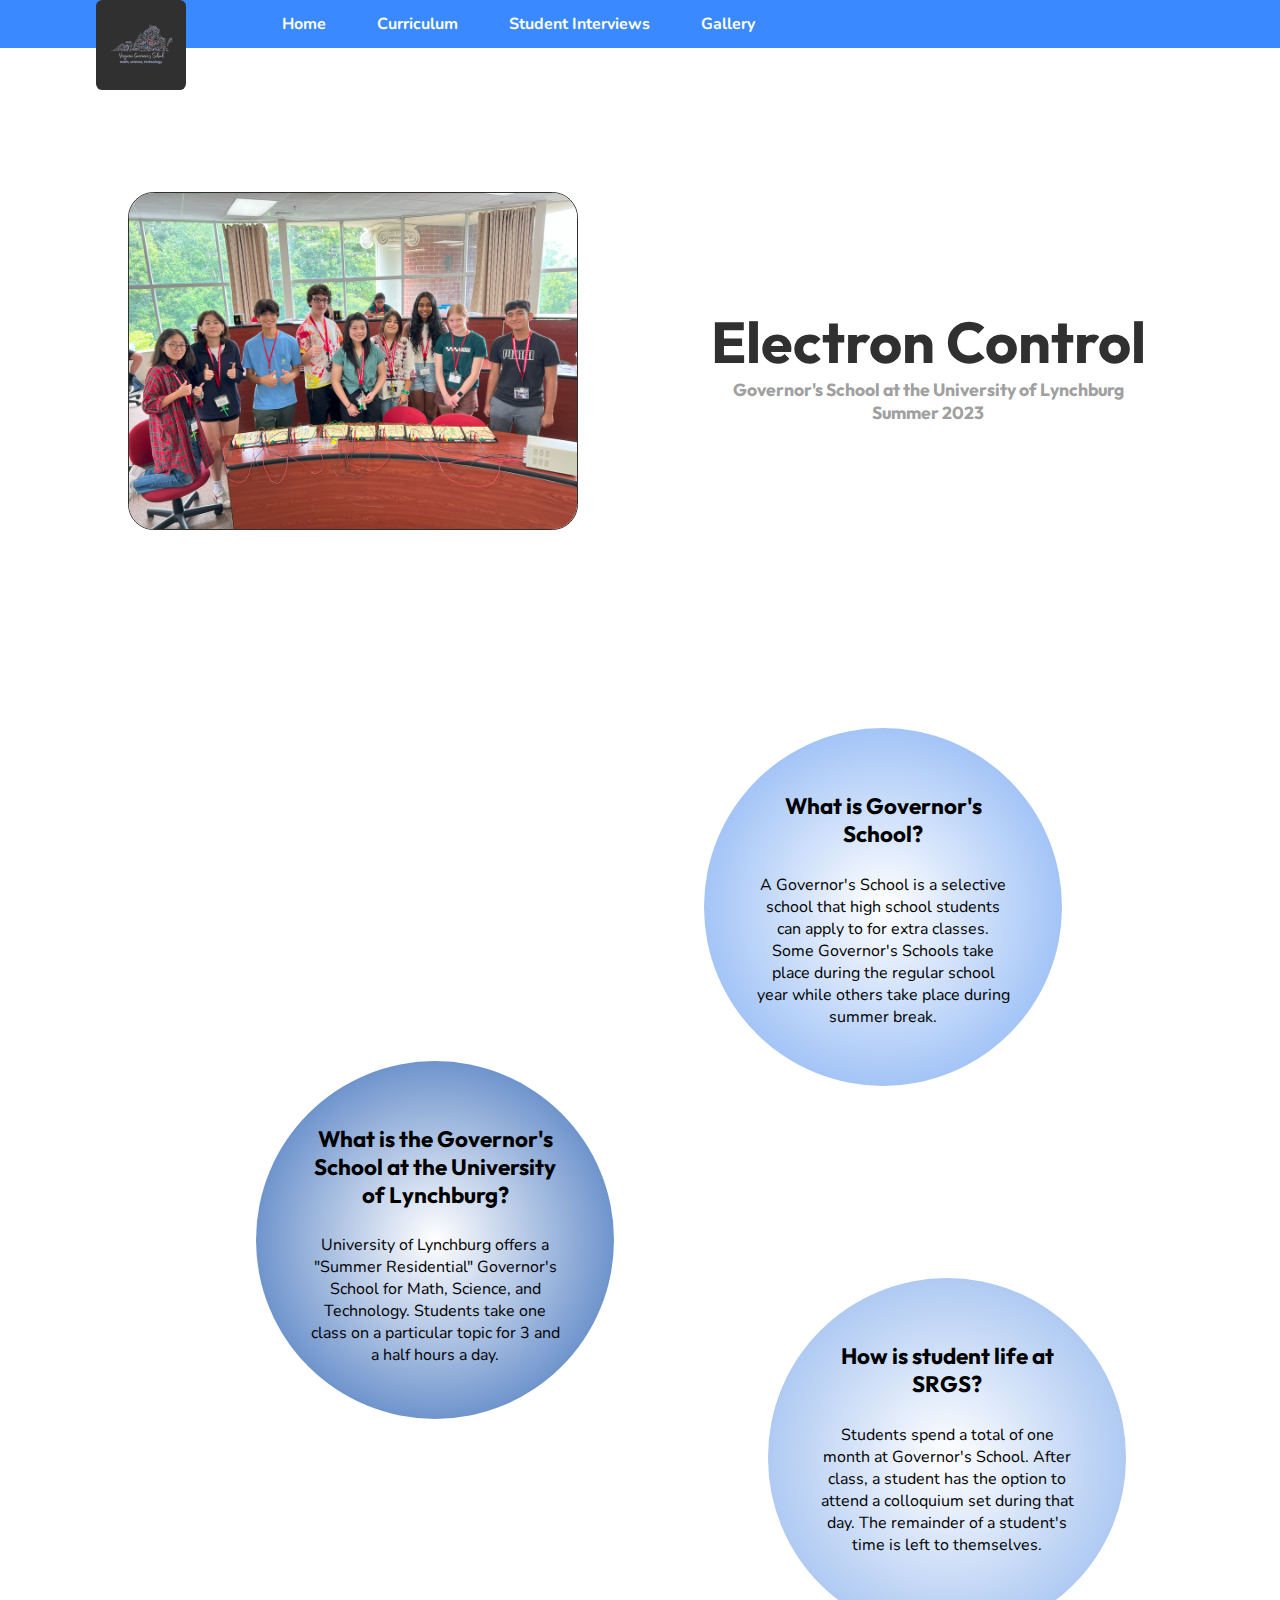
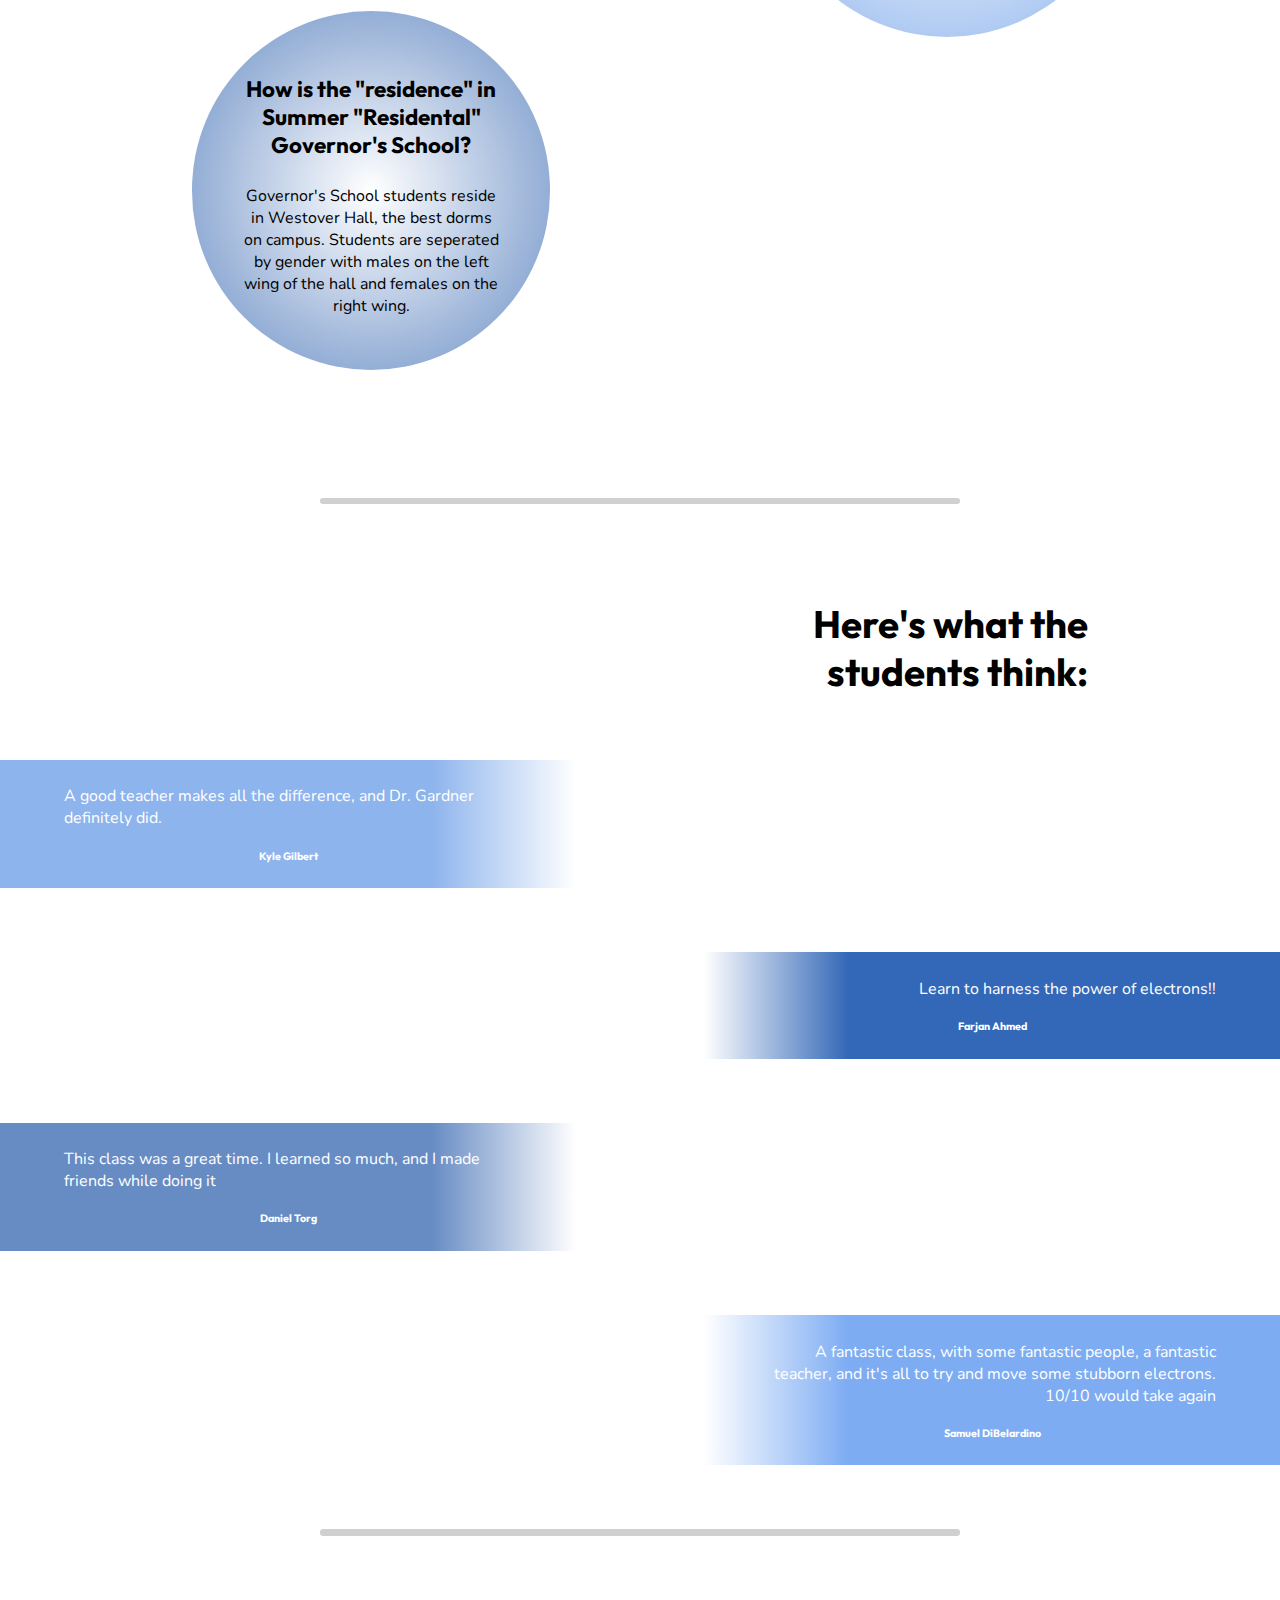
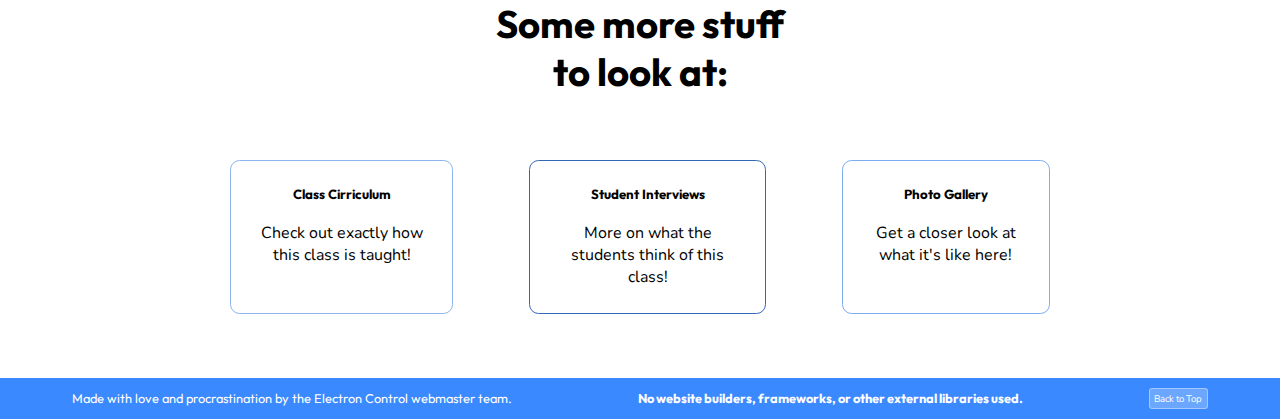
<file: index.html>
<!DOCTYPE html>

<html>
    <head>
        <title>Electron Control at 2023 SRGS</title>

        <link rel="stylesheet" type="text/css" href="css/global.css">
        <link rel="stylesheet" type="text/css" href="css/index.css">
    </head>

    <script src="js/global.js" defer></script>
    <script src="js/index.js" defer></script>

    <body>
        <header>
            <a onclick="urlTransition('index.html')"><img class="header-image" src="media/icon.png"></a>
            <a class="header-item" id="first-item">Home</a>
            <a class="header-item" onclick="urlTransition('cirriculum.html')">Curriculum</a>
            <a class="header-item" onclick="urlTransition('interviews.html')">Student Interviews</a>
            <a class="header-item" onclick="urlTransition('photos.html')">Gallery</a>
        </header>

        <div id="header-buffer"></div>

        <main>
            <div class="title">
                <div id="left">
                    <img id="title-image"> <!-- Will be filled in by `/js/index.js`. -->
                </div>
                <div id="right">
                    <h1>Electron Control</h1>
                    <a href="https://www.lynchburg.edu/academics/governors-school/" target="_blank"><h3 class="additional">Governor's School at the University of Lynchburg</h3></a>
                    <a href="https://www.google.com/search?q=what+season+is+july+in" target="_blank"><h3 class="additional">Summer 2023</h3></a>
                </div>
            </div>

            <div class="about-container">
                <!-- These questions are out of order compared to their appearance on the site. Whoops. -->

                <div class="about-object" id="about-gov-school">
                    <h2 id="title">What is Governor's School?</h2>
                    <p>A Governor's School is a selective school that high school students can apply to for extra classes. Some Governor's Schools take place during the regular school year while others take place during summer break.</p>
                </div>
                <div class="about-object" id="about-gov-school">
                    <h2 id="title">How is student life at SRGS?</h2>
                    <p>Students spend a total of one month at Governor's School. After class, a student has the option to attend a colloquium set during that day. The remainder of a student's time is left to themselves.</p>
                </div>
                <div class="about-object" id="about-gov-school">
                    <h2 id="title">What is the Governor's School at the University of Lynchburg?</h2>
                    <p>University of Lynchburg offers a "Summer Residential" Governor's School for Math, Science, and Technology. Students take one class on a particular topic for 3 and a half hours a day.</p>
                </div>
                <div class="about-object" id="about-gov-school">
                    <h2 id="title">How is the "residence" in Summer "Residental" Governor's School?</h2>
                    <p>Governor's School students reside in Westover Hall, the best dorms on campus. Students are seperated by gender with males on the left wing of the hall and females on the right wing.</p>
                </div>
            </div>

            <div class="spacer"></div>

            <div class="quote-container">
                <h3 class="big-h3" id="intro">Here's what the students think:</h3>

                <div class="quote">
                    <p>A good teacher makes all the difference, and Dr. Gardner definitely did.</p>
                    <h6 id="person">Kyle Gilbert</h6>
                </div>
                <div class="quote">
                    <p>Learn to harness the power of electrons!!</p>
                    <h6 id="person">Farjan Ahmed</h6>
                </div>
                <div class="quote">
                    <p>This class was a great time. I learned so much, and I made friends while doing it</p>
                    <h6 id="person">Daniel Torg</h6>
                </div>
                <div class="quote">
                    <p>A fantastic class, with some fantastic people, a fantastic teacher, and it's all to try and move some stubborn electrons. 10/10 would take again</p>
                    <h6 id="person">Samuel DiBelardino</h6>
                </div>
            </div>

            <div class="spacer"></div>

            <div class="more">
                <h3 class="big-h3" id="intro">Some more stuff to look at:</h3>

                <div class="more-items">
                    <div class="item" onclick="urlTransition('cirriculum.html')">
                        <h5>Class Cirriculum</h5>
                        <p>Check out exactly how this class is taught!</p>
                    </div>
                    <div class="item" onclick="urlTransition('interviews.html')">
                        <h5>Student Interviews</h5>
                        <p>More on what the students think of this class!</p>
                    </div>
                    <div class="item" onclick="urlTransition('photos.html')">
                        <h5>Photo Gallery</h5>
                        <p>Get a closer look at what it's like here!</p>
                    </div>
                </div>
            </div>
        </main>

        <footer>
            <p>Made with love and procrastination by the Electron Control webmaster team.</p>
            <p><b>No website builders, frameworks, or other external libraries used.</b></p>
            <button id="back-to-top" onclick="scrollToTop()">Back to Top</button>
        </footer>

        <div id="url-transitioner" hidden></div>
    </body>
</html>
</file>
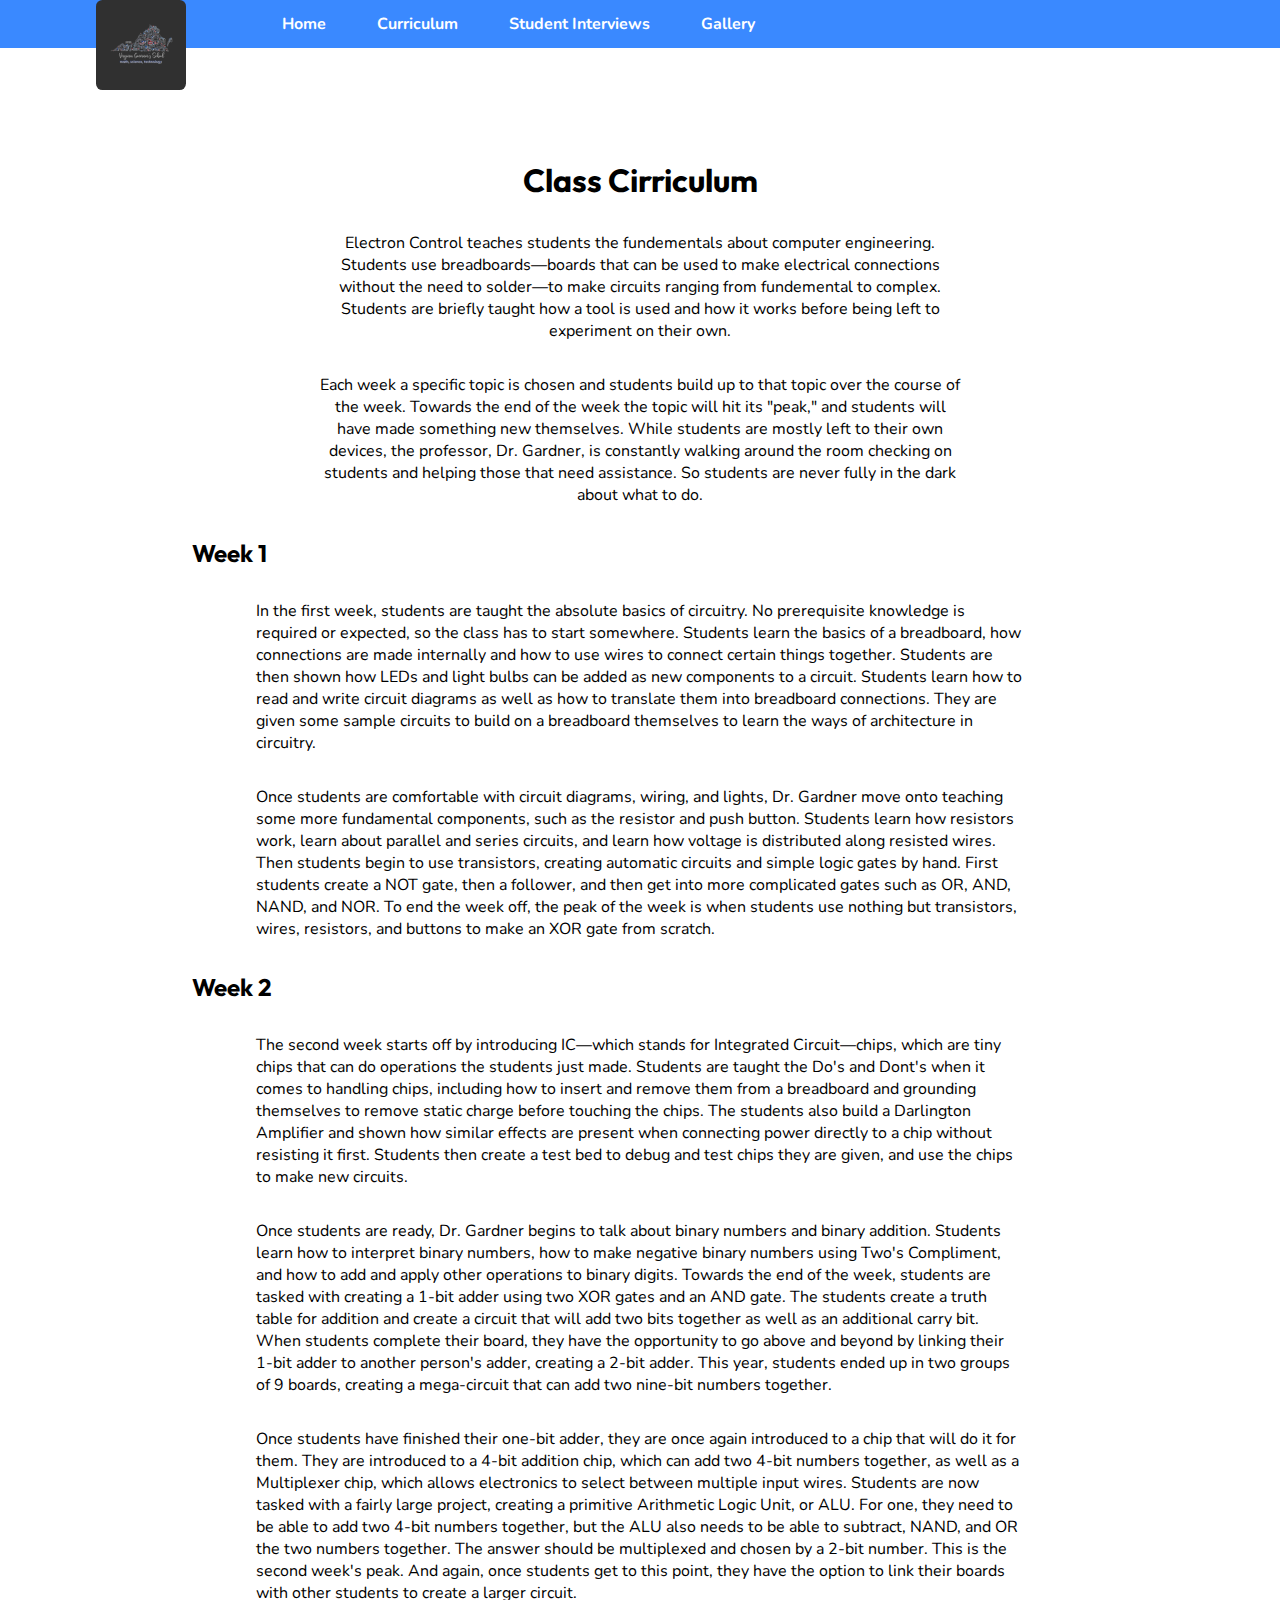
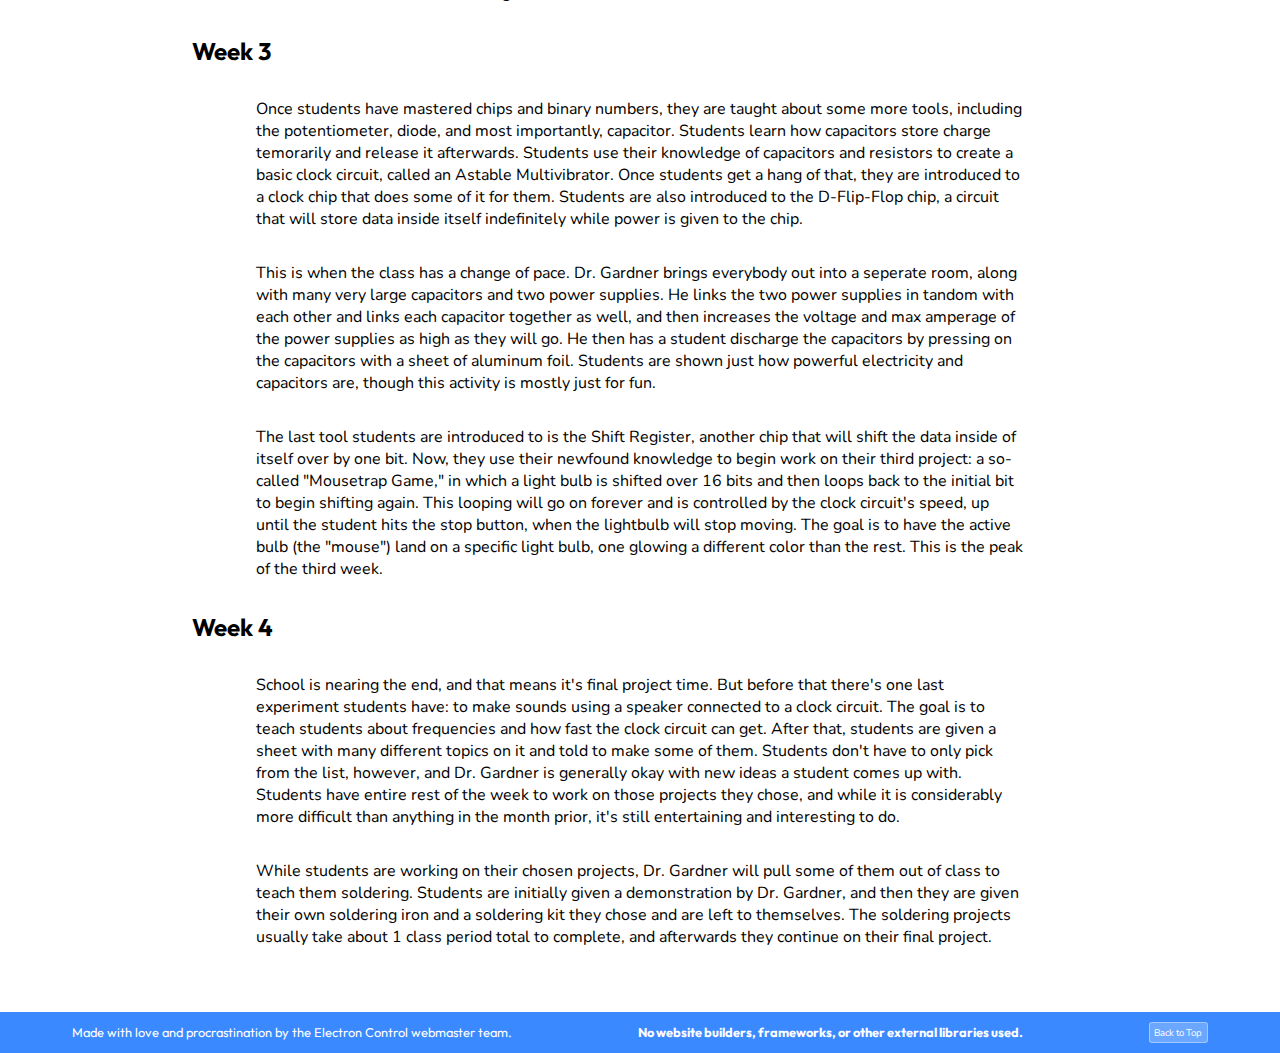
<file: cirriculum.html>
<!DOCTYPE html>

<html>
    <head>
        <title>Electron Control Class Cirriculum</title>

        <link rel="stylesheet" type="text/css" href="css/global.css">
        <link rel="stylesheet" type="text/css" href="css/cirriculum.css">
    </head>

    <script src="js/global.js" defer></script>

    <body>
        <header>
            <a onclick="urlTransition('index.html')"><img class="header-image" src="media/icon.png"></a>
            <a class="header-item" onclick="urlTransition('index.html')" id="first-item">Home</a>
            <a class="header-item">Curriculum</a>
            <a class="header-item" onclick="urlTransition('interviews.html')">Student Interviews</a>
            <a class="header-item" onclick="urlTransition('photos.html')">Gallery</a>
        </header>

        <div id="header-buffer"></div>

        <main>
            <div class="title">
                <h1>Class Cirriculum</h1>

                <p>Electron Control teaches students the fundementals about computer engineering. Students use breadboards&mdash;boards that can be used to make electrical connections without the need to solder&mdash;to make circuits ranging from fundemental to complex. Students are briefly taught how a tool is used and how it works before being left to experiment on their own.</p>
                <p>Each week a specific topic is chosen and students build up to that topic over the course of the week. Towards the end of the week the topic will hit its "peak," and students will have made something new themselves. While students are mostly left to their own devices, the professor, Dr. Gardner, is constantly walking around the room checking on students and helping those that need assistance. So students are never fully in the dark about what to do.</p>
            </div>

            <div class="week">
                <h2>Week 1</h2>

                <p>In the first week, students are taught the absolute basics of circuitry. No prerequisite knowledge is required or expected, so the class has to start somewhere. Students learn the basics of a breadboard, how connections are made internally and how to use wires to connect certain things together. Students are then shown how LEDs and light bulbs can be added as new components to a circuit. Students learn how to read and write circuit diagrams as well as how to translate them into breadboard connections. They are given some sample circuits to build on a breadboard themselves to learn the ways of architecture in circuitry.</p>
                <p>Once students are comfortable with circuit diagrams, wiring, and lights, Dr. Gardner move onto teaching some more fundamental components, such as the resistor and push button. Students learn how resistors work, learn about parallel and series circuits, and learn how voltage is distributed along resisted wires. Then students begin to use transistors, creating automatic circuits and simple logic gates by hand. First students create a NOT gate, then a follower, and then get into more complicated gates such as OR, AND, NAND, and NOR. To end the week off, the peak of the week is when students use nothing but transistors, wires, resistors, and buttons to make an XOR gate from scratch.</p>
            </div>

            <div class="week">
                <h2>Week 2</h2>

                <p>The second week starts off by introducing IC&mdash;which stands for Integrated Circuit&mdash;chips, which are tiny chips that can do operations the students just made. Students are taught the Do's and Dont's when it comes to handling chips, including how to insert and remove them from a breadboard and grounding themselves to remove static charge before touching the chips. The students also build a Darlington Amplifier and shown how similar effects are present when connecting power directly to a chip without resisting it first. Students then create a test bed to debug and test chips they are given, and use the chips to make new circuits.</p>
                <p>Once students are ready, Dr. Gardner begins to talk about binary numbers and binary addition. Students learn how to interpret binary numbers, how to make negative binary numbers using Two's Compliment, and how to add and apply other operations to binary digits. Towards the end of the week, students are tasked with creating a 1-bit adder using two XOR gates and an AND gate. The students create a truth table for addition and create a circuit that will add two bits together as well as an additional carry bit. When students complete their board, they have the opportunity to go above and beyond by linking their 1-bit adder to another person's adder, creating a 2-bit adder. This year, students ended up in two groups of 9 boards, creating a mega-circuit that can add two nine-bit numbers together.</p>
                <p>Once students have finished their one-bit adder, they are once again introduced to a chip that will do it for them. They are introduced to a 4-bit addition chip, which can add two 4-bit numbers together, as well as a Multiplexer chip, which allows electronics to select between multiple input wires. Students are now tasked with a fairly large project, creating a primitive Arithmetic Logic Unit, or ALU. For one, they need to be able to add two 4-bit numbers together, but the ALU also needs to be able to subtract, NAND, and OR the two numbers together. The answer should be multiplexed and chosen by a 2-bit number. This is the second week's peak. And again, once students get to this point, they have the option to link their boards with other students to create a larger circuit.</p>
            </div>
            
            <div class="week">
                <h2>Week 3</h2>
                
                <p>Once students have mastered chips and binary numbers, they are taught about some more tools, including the potentiometer, diode, and most importantly, capacitor. Students learn how capacitors store charge temorarily and release it afterwards. Students use their knowledge of capacitors and resistors to create a basic clock circuit, called an Astable Multivibrator. Once students get a hang of that, they are introduced to a clock chip that does some of it for them. Students are also introduced to the D-Flip-Flop chip, a circuit that will store data inside itself indefinitely while power is given to the chip.</p>
                <p>This is when the class has a change of pace. Dr. Gardner brings everybody out into a seperate room, along with many very large capacitors and two power supplies. He links the two power supplies in tandom with each other and links each capacitor together as well, and then increases the voltage and max amperage of the power supplies as high as they will go. He then has a student discharge the capacitors by pressing on the capacitors with a sheet of aluminum foil. Students are shown just how powerful electricity and capacitors are, though this activity is mostly just for fun.</p>
                <p>The last tool students are introduced to is the Shift Register, another chip that will shift the data inside of itself over by one bit. Now, they use their newfound knowledge to begin work on their third project: a so-called "Mousetrap Game," in which a light bulb is shifted over 16 bits and then loops back to the initial bit to begin shifting again. This looping will go on forever and is controlled by the clock circuit's speed, up until the student hits the stop button, when the lightbulb will stop moving. The goal is to have the active bulb (the "mouse") land on a specific light bulb, one glowing a different color than the rest. This is the peak of the third week.</p>
            </div>

            <div class="week">
                <h2>Week 4</h2>

                <p>School is nearing the end, and that means it's final project time. But before that there's one last experiment students have: to make sounds using a speaker connected to a clock circuit. The goal is to teach students about frequencies and how fast the clock circuit can get. After that, students are given a sheet with many different topics on it and told to make some of them. Students don't have to only pick from the list, however, and Dr. Gardner is generally okay with new ideas a student comes up with. Students have entire rest of the week to work on those projects they chose, and while it is considerably more difficult than anything in the month prior, it's still entertaining and interesting to do.</p>
                <p>While students are working on their chosen projects, Dr. Gardner will pull some of them out of class to teach them soldering. Students are initially given a demonstration by Dr. Gardner, and then they are given their own soldering iron and a soldering kit they chose and are left to themselves. The soldering projects usually take about 1 class period total to complete, and afterwards they continue on their final project.</p>
            </div>
        </main>

        <footer>
            <p>Made with love and procrastination by the Electron Control webmaster team.</p>
            <p><b>No website builders, frameworks, or other external libraries used.</b></p>
            <button id="back-to-top" onclick="scrollToTop()">Back to Top</button>
        </footer>

        <div id="url-transitioner" hidden></div>
    </body>
</html>
</file>
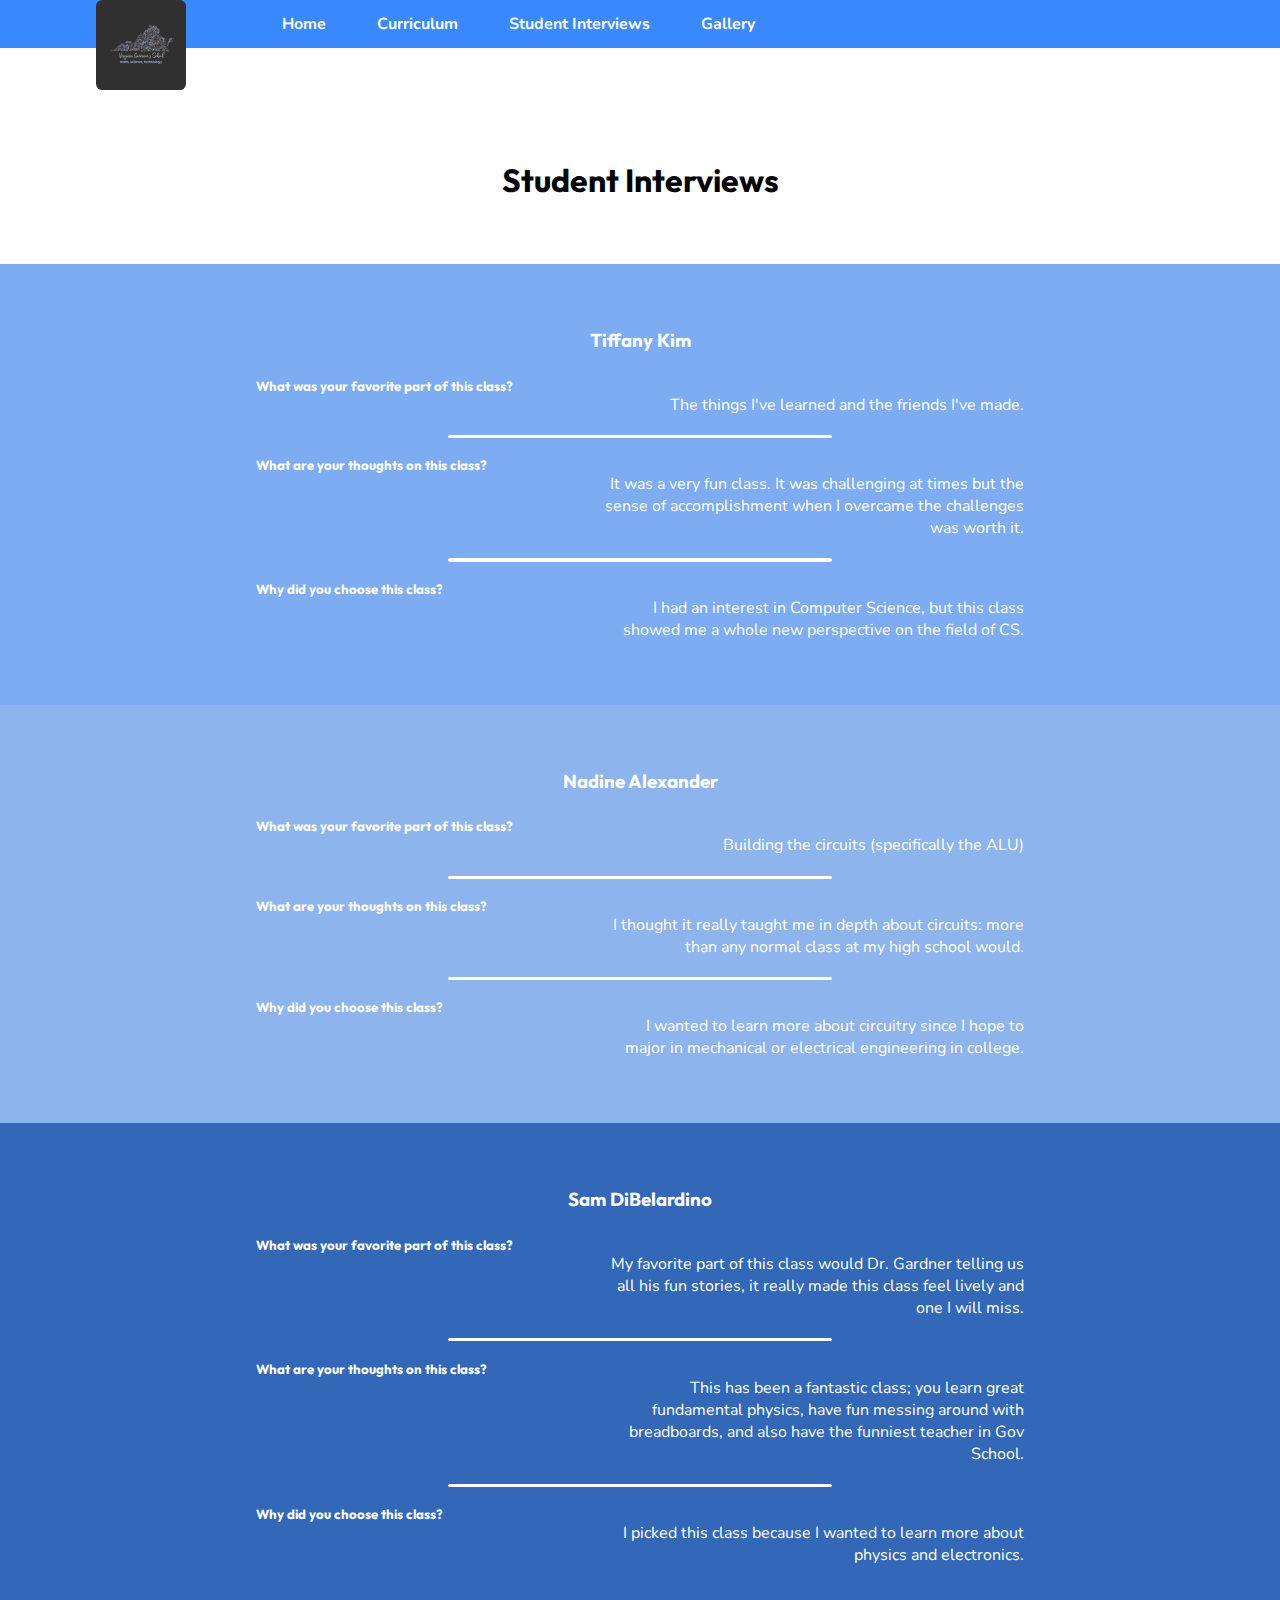
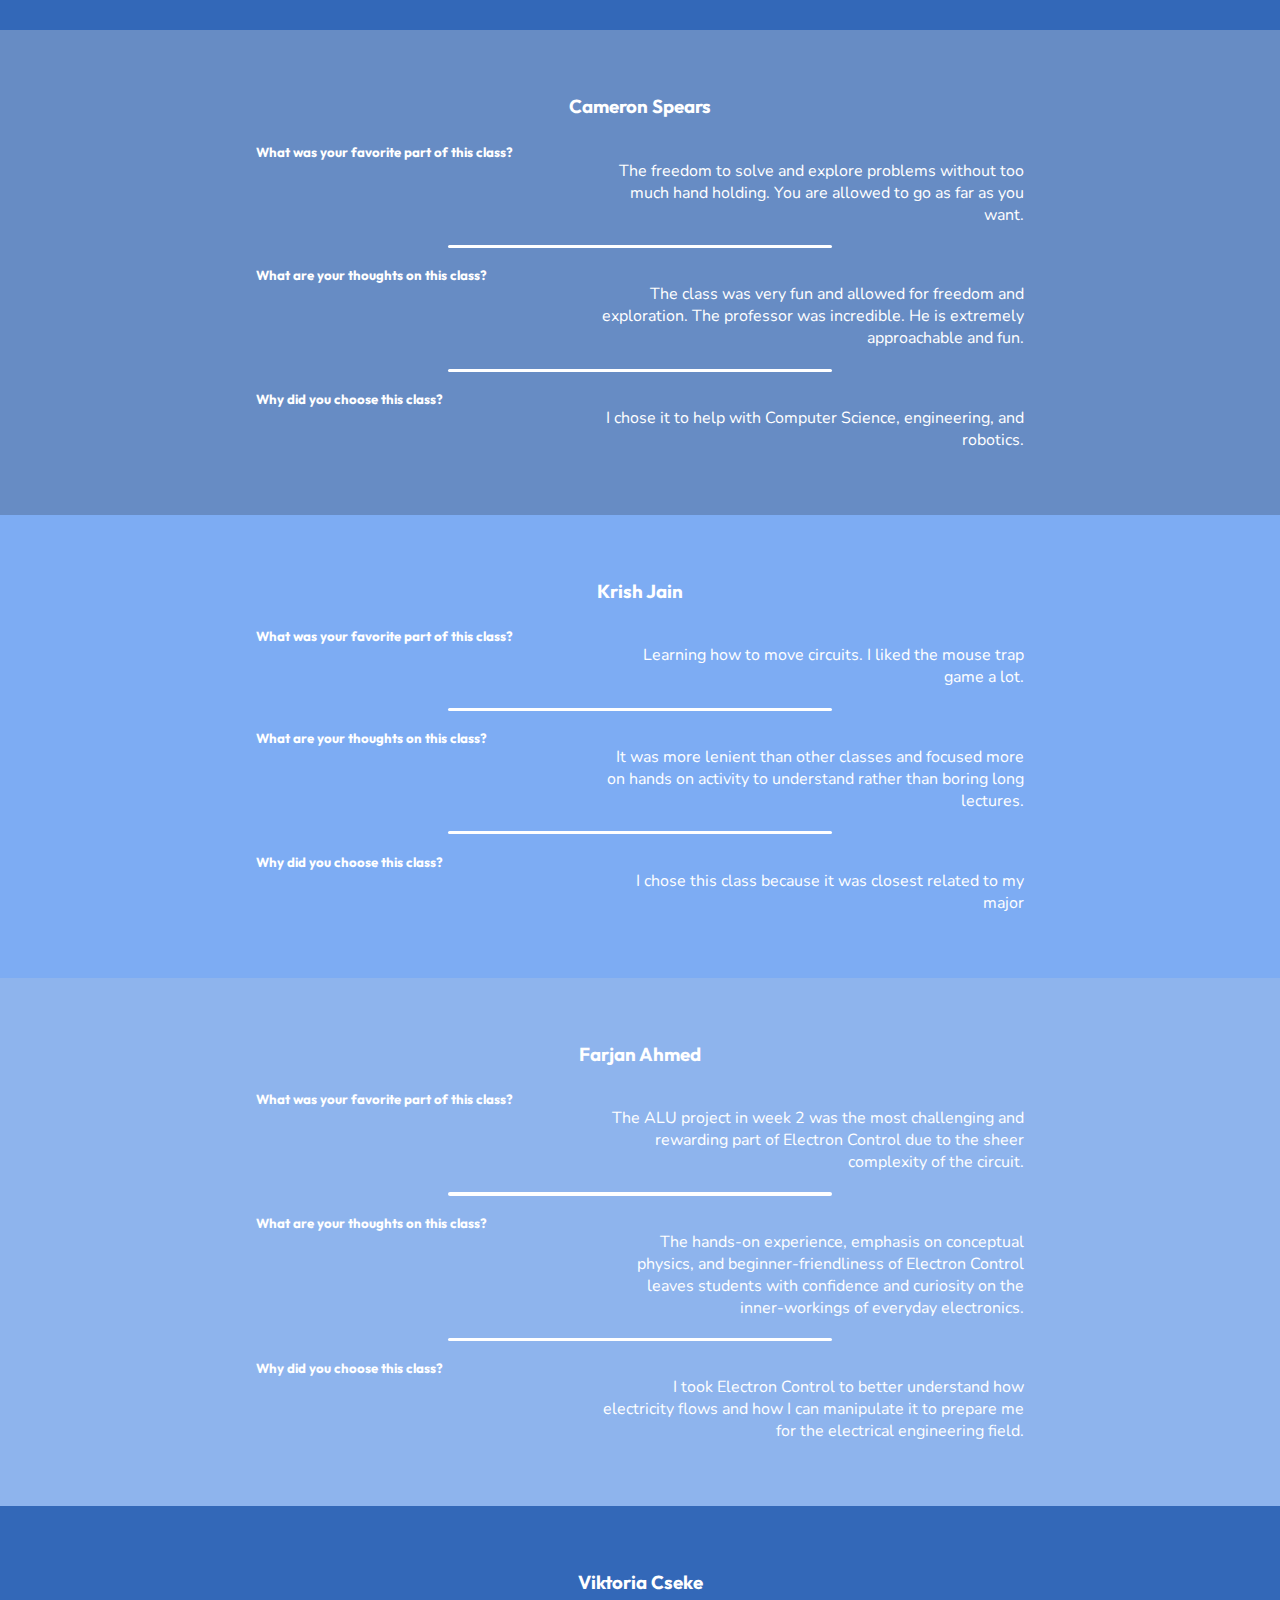
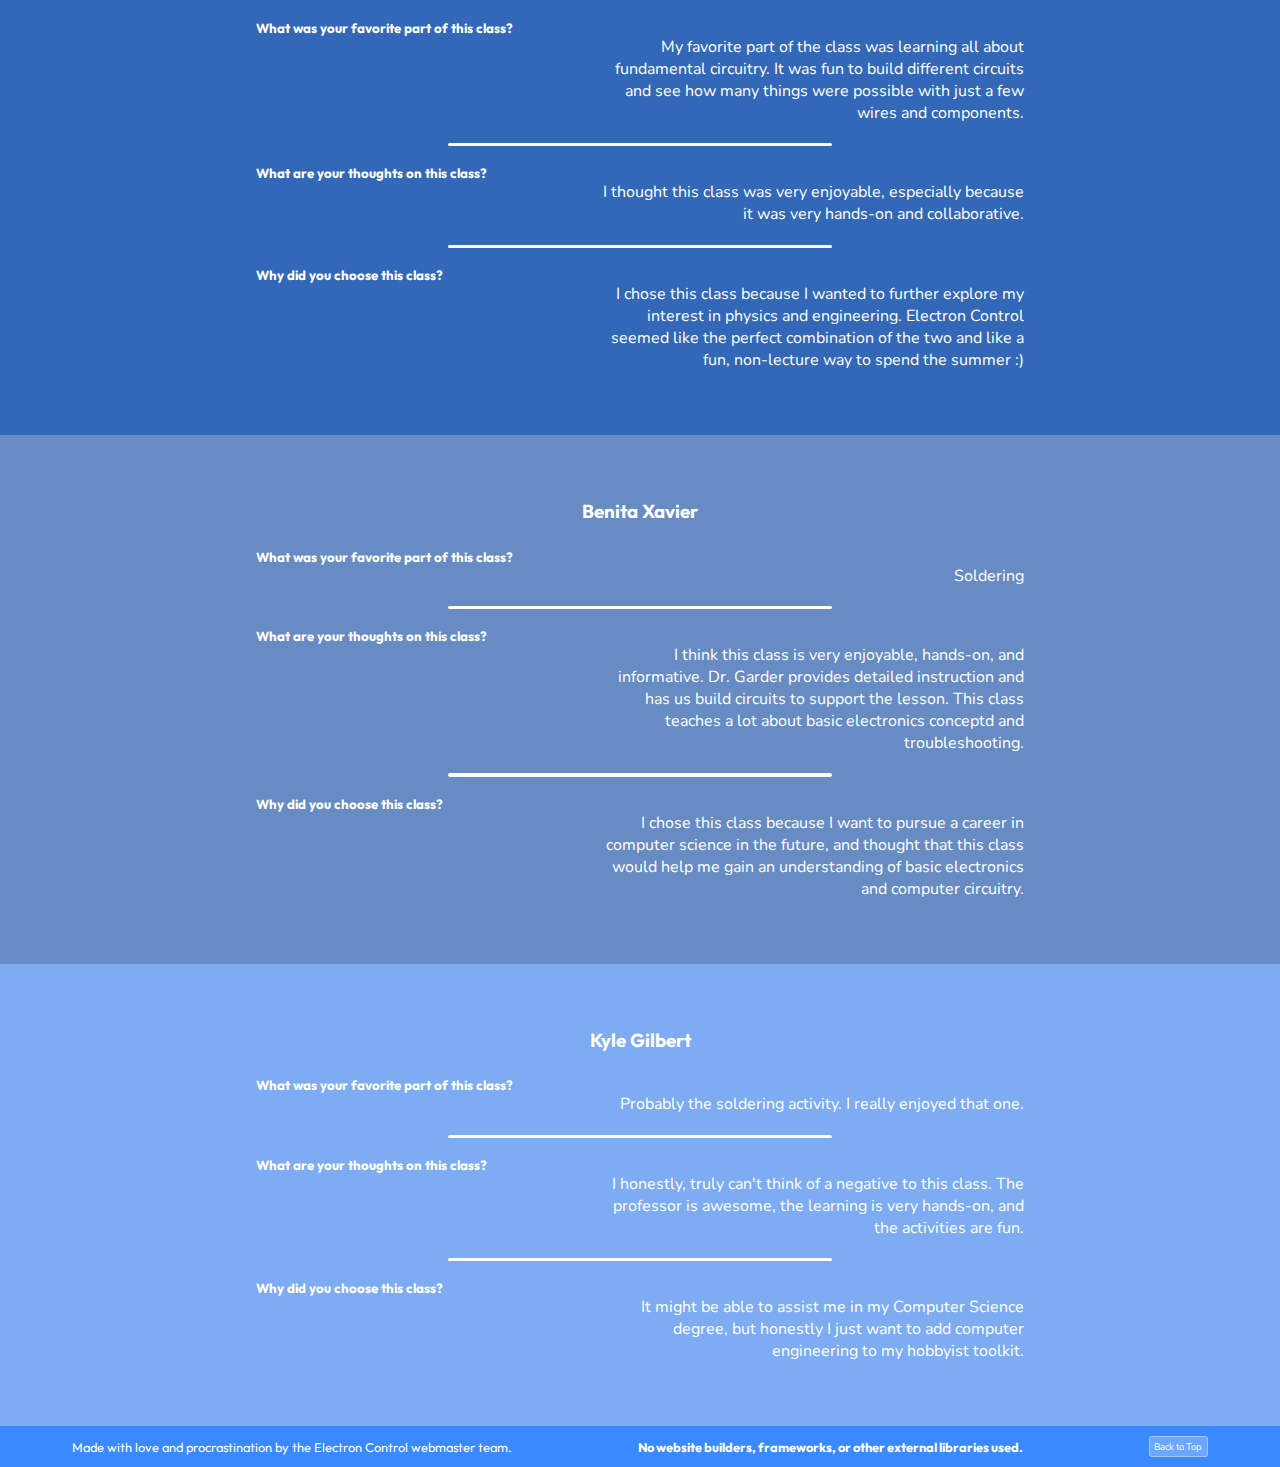
<file: interviews.html>
<!DOCTYPE html>

<html>
    <head>
        <title>Electron Control Student Interviews</title>

        <link rel="stylesheet" type="text/css" href="css/global.css">
        <link rel="stylesheet" type="text/css" href="css/interviews.css">
    </head>

    <script src="js/global.js" defer></script>

    <body>
        <header>
            <a onclick="urlTransition('index.html')"><img class="header-image" src="media/icon.png"></a>
            <a class="header-item" onclick="urlTransition('index.html')" id="first-item">Home</a>
            <a class="header-item" onclick="urlTransition('cirriculum.html')">Curriculum</a>
            <a class="header-item">Student Interviews</a>
            <a class="header-item" onclick="urlTransition('photos.html')">Gallery</a>
        </header>

        <div id="header-buffer"></div>

        <main>
            <div class="title">
                <h1>Student Interviews</h1>
            </div>

            <div class="interviews">
                <div class="interview-item">
                    <h3>Tiffany Kim</h3>

                    <div class="question">
                        <h5 id="q">What was your favorite part of this class?</h5>
                        <p id="a">The things I've learned and the friends I've made.</p>

                        <div class="question-spacer"></div>
                    </div>

                    <div class="question">
                        <h5 id="q">What are your thoughts on this class?</h5>
                        <p id="a">It was a very fun class. It was challenging at times but the sense of accomplishment when I overcame the challenges was worth it.</p>

                        <div class="question-spacer"></div>
                    </div>

                    <div class="question">
                        <h5 id="q">Why did you choose this class? </h5>
                        <p id="a">I had an interest in Computer Science, but this class showed me a whole new perspective on the field of CS.</p>
                    </div>
                </div>
                <div class="interview-item">
                    <h3>Nadine Alexander</h3>

                    <div class="question">
                        <h5 id="q">What was your favorite part of this class?</h5>
                        <p id="a">Building the circuits (specifically the ALU)</p>

                        <div class="question-spacer"></div>
                    </div>

                    <div class="question">
                        <h5 id="q">What are your thoughts on this class?</h5>
                        <p id="a">I thought it really taught me in depth about circuits: more than any normal class at my high school would.</p>

                        <div class="question-spacer"></div>
                    </div>

                    <div class="question">
                        <h5 id="q">Why did you choose this class? </h5>
                        <p id="a">I wanted to learn more about circuitry since I hope to major in mechanical or electrical engineering in college.</p>
                    </div>
                </div>
                <div class="interview-item">
                    <h3>Sam DiBelardino</h3>

                    <div class="question">
                        <h5 id="q">What was your favorite part of this class?</h5>
                        <p id="a">My favorite part of this class would Dr. Gardner telling us all his fun stories, it really made this class feel lively and one I will miss.</p>

                        <div class="question-spacer"></div>
                    </div>

                    <div class="question">
                        <h5 id="q">What are your thoughts on this class?</h5>
                        <p id="a">This has been a fantastic class; you learn great fundamental physics, have fun messing around with breadboards, and also have the funniest teacher in Gov School.</p>

                        <div class="question-spacer"></div>
                    </div>

                    <div class="question">
                        <h5 id="q">Why did you choose this class? </h5>
                        <p id="a">I picked this class because I wanted to learn more about physics and electronics.</p>
                    </div>
                </div>
                <div class="interview-item">
                    <h3>Cameron Spears</h3>

                    <div class="question">
                        <h5 id="q">What was your favorite part of this class?</h5>
                        <p id="a">The freedom to solve and explore problems without too much hand holding. You are allowed to go as far as you want.</p>

                        <div class="question-spacer"></div>
                    </div>

                    <div class="question">
                        <h5 id="q">What are your thoughts on this class?</h5>
                        <p id="a">The class was very fun and allowed for freedom and exploration. The professor was incredible. He is extremely approachable and fun.</p>

                        <div class="question-spacer"></div>
                    </div>

                    <div class="question">
                        <h5 id="q">Why did you choose this class? </h5>
                        <p id="a">I chose it to help with Computer Science, engineering, and robotics.</p>
                    </div>
                </div>
                <div class="interview-item">
                    <h3>Krish Jain</h3>

                    <div class="question">
                        <h5 id="q">What was your favorite part of this class?</h5>
                        <p id="a">Learning how to move circuits. I liked the mouse trap game a lot.</p>

                        <div class="question-spacer"></div>
                    </div>

                    <div class="question">
                        <h5 id="q">What are your thoughts on this class?</h5>
                        <p id="a">It was more lenient than other classes and focused more on hands on activity to understand rather than boring long lectures.</p>

                        <div class="question-spacer"></div>
                    </div>

                    <div class="question">
                        <h5 id="q">Why did you choose this class? </h5>
                        <p id="a">I chose this class because it was closest related to my major</p>
                    </div>
                </div>
                <div class="interview-item">
                    <h3>Farjan Ahmed</h3>

                    <div class="question">
                        <h5 id="q">What was your favorite part of this class?</h5>
                        <p id="a">The ALU project in week 2 was the most challenging and rewarding part of Electron Control due to the sheer complexity of the circuit.</p>

                        <div class="question-spacer"></div>
                    </div>

                    <div class="question">
                        <h5 id="q">What are your thoughts on this class?</h5>
                        <p id="a">The hands-on experience, emphasis on conceptual physics, and beginner-friendliness of Electron Control leaves students with confidence and curiosity on the inner-workings of everyday electronics.</p>

                        <div class="question-spacer"></div>
                    </div>

                    <div class="question">
                        <h5 id="q">Why did you choose this class? </h5>
                        <p id="a">I took Electron Control to better understand how electricity flows and how I can manipulate it to prepare me for the electrical engineering field.</p>
                    </div>
                </div>
                <div class="interview-item">
                    <h3>Viktoria Cseke</h3>

                    <div class="question">
                        <h5 id="q">What was your favorite part of this class?</h5>
                        <p id="a">My favorite part of the class was learning all about fundamental circuitry. It was fun to build different circuits and see how many things were possible with just a few wires and components.</p>

                        <div class="question-spacer"></div>
                    </div>

                    <div class="question">
                        <h5 id="q">What are your thoughts on this class?</h5>
                        <p id="a">I thought this class was very enjoyable, especially because it was very hands-on and collaborative.</p>

                        <div class="question-spacer"></div>
                    </div>

                    <div class="question">
                        <h5 id="q">Why did you choose this class? </h5>
                        <p id="a">I chose this class because I wanted to further explore my interest in physics and engineering. Electron Control seemed like the perfect combination of the two and like a fun, non-lecture way to spend the summer :)</p>
                    </div>
                </div>
                <div class="interview-item">
                    <h3>Benita Xavier </h3>

                    <div class="question">
                        <h5 id="q">What was your favorite part of this class?</h5>
                        <p id="a">Soldering</p>

                        <div class="question-spacer"></div>
                    </div>

                    <div class="question">
                        <h5 id="q">What are your thoughts on this class?</h5>
                        <p id="a">I think this class is very enjoyable, hands-on, and informative. Dr. Garder provides detailed instruction and has us build circuits to support the lesson. This class teaches a lot about basic electronics conceptd and troubleshooting.</p>

                        <div class="question-spacer"></div>
                    </div>

                    <div class="question">
                        <h5 id="q">Why did you choose this class? </h5>
                        <p id="a">I chose this class because I want to pursue a career in computer science in the future, and thought that this class would help me gain an understanding of basic electronics and computer circuitry.</p>
                    </div>
                </div>
                <div class="interview-item">
                    <h3>Kyle Gilbert</h3>

                    <div class="question">
                        <h5 id="q">What was your favorite part of this class?</h5>
                        <p id="a">Probably the soldering activity. I really enjoyed that one.</p>

                        <div class="question-spacer"></div>
                    </div>

                    <div class="question">
                        <h5 id="q">What are your thoughts on this class?</h5>
                        <p id="a">I honestly, truly can't think of a negative to this class. The professor is awesome, the learning is very hands-on, and the activities are fun.</p>

                        <div class="question-spacer"></div>
                    </div>

                    <div class="question">
                        <h5 id="q">Why did you choose this class? </h5>
                        <p id="a">It might be able to assist me in my Computer Science degree, but honestly I just want to add computer engineering to my hobbyist toolkit.</p>
                    </div>
                </div>
            </div>
        </main>

        <footer>
            <a href="https://github.com/ElectronControlGovSchool2023/ElectronControlGovSchool2023.github.io" target="_blank">Made with love and procrastination by the Electron Control webmaster team.</a>
            <p><b>No website builders, frameworks, or other external libraries used.</b></p>
            <button id="back-to-top" onclick="scrollToTop()">Back to Top</button>
        </footer>

        <div id="url-transitioner" hidden></div>
    </body>
</html>
</file>
<file: css/global.css>
@import url('https://fonts.googleapis.com/css2?family=Nunito:ital,wght@0,200;0,300;0,400;0,500;0,600;0,700;0,800;0,900;0,1000;1,200;1,300;1,400;1,500;1,600;1,700;1,800;1,900;1,1000&family=Outfit:wght@100;200;300;400;500;600;700;800;900&display=swap');

:root
{
    --header-flair-color: #3a89ff;
    --header-block-color: #303030;
    --header-text-color: #fff;
    --spacer-color: #d0d0d0;

    --footer-color: #3a89ff;
    --footer-button-color: rgba(255, 255, 255, 0.25);

    --info-bubble-color-1: #7dacf3;
    --info-bubble-color-2: #8eb4ed;
    --info-bubble-color-3: #3368b8;
    --info-bubble-color-4: #678cc4;
}

*
{
    margin: 0;
}

a
{
    font-weight: bold;
    text-decoration: none;
}
a, button
{
    cursor: pointer;
}

body
{
    font-family: "Nunito";
    font-size: 1.25vw;
}

footer
{
    align-items: center;
    background-color: var(--footer-color);
    color: white;
    display: flex;
    font-family: "Outfit";
    font-size: 1vw;
    padding: 0.75vw;
    vertical-align: center;
}
footer a
{
    color: white;
    font-weight: normal;
}
footer *
{
    margin: auto;
}

header
{
    background-color: var(--header-flair-color);
    display: flex;
    height: 3.75vw;
    width: 100%;
    position: fixed;
    z-index: 10000;

    transition: all 0.25s;
}
header .header-image
{
    background-color: var(--header-block-color);
    border-radius: 0.5vw;
    height: 5vw;
    margin-left: 7.5vw;
    padding: 1vw;
    width: 5vw;

    transition: all 0.5s;
}
header .header-item
{
    color: var(--header-text-color);
    padding-left: 4vw;
    align-self: center;
}
header #first-item
{
    padding-left: 7.5vw;
}

html
{
    scroll-behavior: smooth;
}

h1, h2, h3, h4, h5, h6
{
    font-family: "Outfit";
}

.spacer
{
    background-color: var(--spacer-color);
    border-radius: 0.25vw;
    height: 0.5vw;
    margin: 5vw 25%;
    width: 50%;
}

#header-buffer
{
    padding-top: 10vw;
}

#back-to-top
{
    background-color: var(--footer-button-color);
    border: 0.125vw solid rgba(255, 255, 255, 0.375);
    border-radius: 0.25vw;
    color: white;
    font-family: "Nunito";
    font-size: 0.75vw;
    padding: 0.25vw 0.35vw;
}

#url-transitioner
{
    background-color: rgba(255, 255, 255, 0);
    bottom: 0;
    left: 0;
    position: fixed;
    right: 0;
    top: 0;
    z-index: 1000;

    transition: all 0.5s;
}
</file>
<file: css/index.css>
.about-object
{
    align-items: center;
    aspect-ratio: 1;
    border-radius: 50%;
    padding: 4vw;
    width: 20vw;
    text-align: center;
}
.about-object #title
{
    font-size: 1.75vw;
    margin-bottom: 2vw;
    margin-top: 1vw;
}
.about-object:nth-child(4n + 1)
{
    background-image: radial-gradient(rgba(255, 255, 255, 0), var(--info-bubble-color-1));

    translate: 55vw 10vw;
}
.about-object:nth-child(4n + 2)
{
    background-image: radial-gradient(rgba(255, 255, 255, 0), var(--info-bubble-color-2));

    translate: 60vw 25vw;
}
.about-object:nth-child(4n + 3)
{
    background-image: radial-gradient(rgba(255, 255, 255, 0), var(--info-bubble-color-3));

    translate: 20vw -20vw;
}
.about-object:nth-child(4n + 4)
{
    background-image: radial-gradient(rgba(255, 255, 255, 0), var(--info-bubble-color-4));

    translate: 15vw -5vw;
}

.big-h3
{
    font-size: 3vw;
}

.more #intro
{
    margin: 0vw 37.5vw;
    text-align: center;
    width: 25vw;
}

.more-items
{
    display: flex;
    margin: 5vw 15vw;
}

.more-items .item
{
    border-radius: 0.75vw;
    color: black;
    cursor: pointer;
    margin: 0vw 3vw;
    padding: 2vw;
    text-align: center;
}
.more-items .item:nth-child(3n + 0)
{
    border: 0.15vw solid var(--info-bubble-color-1);

    transition: all 0.2s;
}
.more-items .item:nth-child(3n + 1)
{
    border: 0.15vw solid var(--info-bubble-color-2);

    transition: all 0.2s;
}
.more-items .item:nth-child(3n + 2)
{
    border: 0.15vw solid var(--info-bubble-color-3);

    transition: all 0.2s;
}
.more-items .item:hover
{
    color: white;
}
.more-items .item:nth-child(3n + 0):hover
{
    background-color: var(--info-bubble-color-1);
}
.more-items .item:nth-child(3n + 1):hover
{
    background-color: var(--info-bubble-color-2);
}
.more-items .item:nth-child(3n + 2):hover
{
    background-color: var(--info-bubble-color-3);
}
.more-items .item h5
{
    margin-bottom: 1.5vw;
}

.quote #person
{
    margin-top: 1.5vw;
    text-align: center;
}
.quote-container #intro
{
    padding-left: 60vw;
    padding-top: 2.5vw;
    text-align: right;
    width: 25vw;
}
.quote-container .quote
{
    color: white;
    padding-bottom: 2vw;
    padding-top: 2vw;
    margin-top: 5vw;
    width: 35vw;
}
.quote-container .quote:nth-child(2n + 0)
{
    padding-left: 5vw;
    padding-right: 5vw;
    text-align: left;
}
.quote-container .quote:nth-child(2n + 1)
{
    margin-left: 55vw;
    padding-left: 5vw;
    padding-right: 5vw;
    text-align: right;
}
.quote-container .quote:nth-child(4n + 1)
{
    background-image: linear-gradient(to left, var(--info-bubble-color-1) 75%, rgba(255, 255, 255, 0));
}
.quote-container .quote:nth-child(4n + 2)
{
    background-image: linear-gradient(to right, var(--info-bubble-color-2) 75%, rgba(255, 255, 255, 0));
}
.quote-container .quote:nth-child(4n + 3)
{
    background-image: linear-gradient(to left, var(--info-bubble-color-3) 75%, rgba(255, 255, 255, 0));
}
.quote-container .quote:nth-child(4n + 4)
{
    background-image: linear-gradient(to right, var(--info-bubble-color-4) 75%, rgba(255, 255, 255, 0));
}

.title
{
    align-items: center;
    display: flex;
    height: max-content;
    width: 100%;
    text-align: center;
}
.title #left
{
    padding: 5% 5% 5% 10%;
    width: 40%;
}
.title #right
{
    padding: 5% 10% 5% 5%;
    width: 40%;
}
.title * h1
{
    color: #303030;
    font-size: 4.5vw;
}
.title * .additional
{
    color: #A0A0A0;
    font-size: 1.375vw;

    transition: color 0.2s;
}
.title * .additional:hover
{
    color: #606060;
}

#title-image
{
    border: 0.1vw solid #303030;
    border-radius: 2vw;
    width: 100%;
}
</file>
<file: css/cirriculum.css>
footer
{
    margin-top: 5vw;
}

.title
{
    margin: 2.5vw 25vw;
    text-align: center;
}

.week
{
    margin: 2.5vw 20vw;
}
.week h2
{
    translate: -5vw 0vw;
}

.title p, .week p
{
    margin-top: 2.5vw;
}
</file>
<file: css/interviews.css>
.interviews
{
    margin-top: 5vw;
}

.interview-item
{
    color: white;
    padding: 5vw 20vw;
}
.interview-item:nth-child(4n + 1)
{
    background-color: var(--info-bubble-color-1);
}
.interview-item:nth-child(4n + 2)
{
    background-color: var(--info-bubble-color-2);
}
.interview-item:nth-child(4n + 3)
{
    background-color: var(--info-bubble-color-3);
}
.interview-item:nth-child(4n + 4)
{
    background-color: var(--info-bubble-color-4);
}
.interview-item h3
{
    margin-bottom: 2vw;
    text-align: center;
}

.question #q
{
    margin-right: 45%;
    text-align: left;
}
.question #a
{
    margin-left: 45%;
    text-align: right;
}

.question-spacer
{
    background-color: white;
    border-radius: 0.25vw;
    height: 0.25vw;
    margin: 1.5vw 25%;
    width: 50%;
}

.title
{
    margin: 2.5vw;
    text-align: center;
}
</file>
